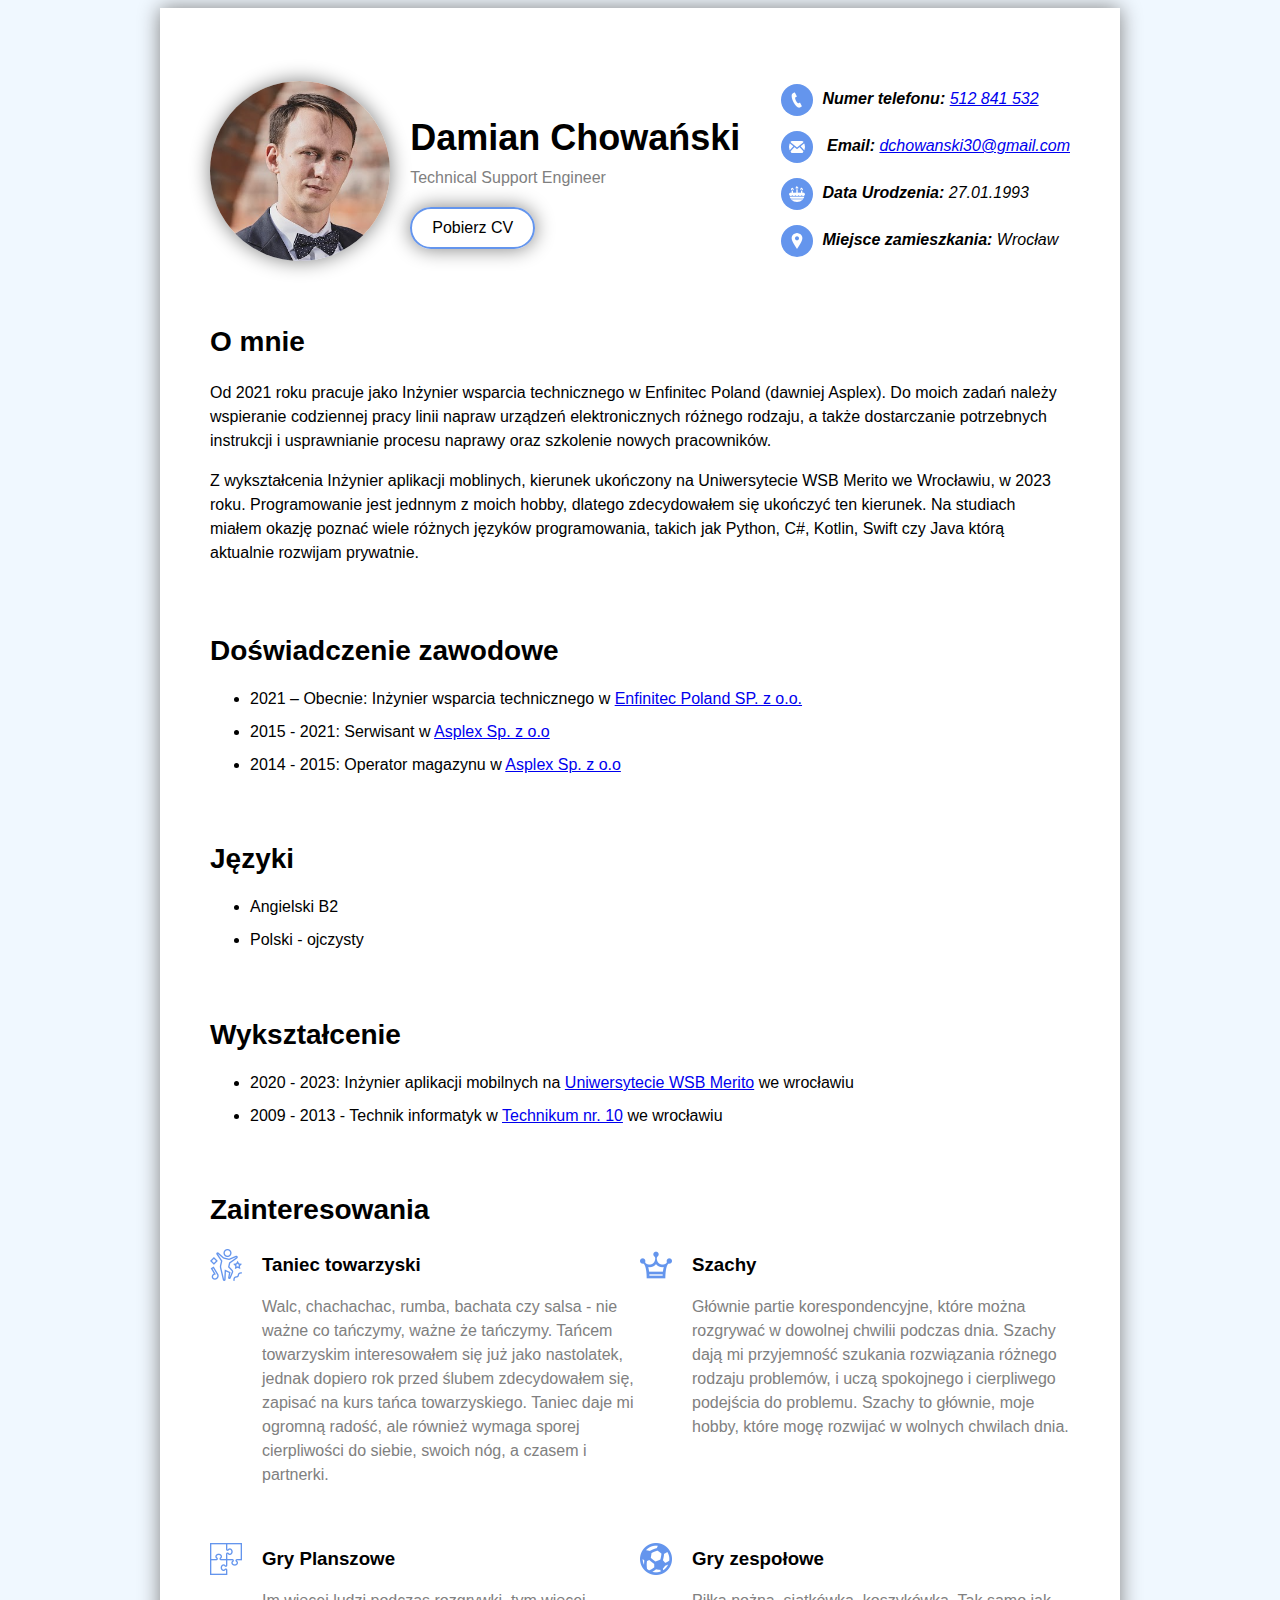
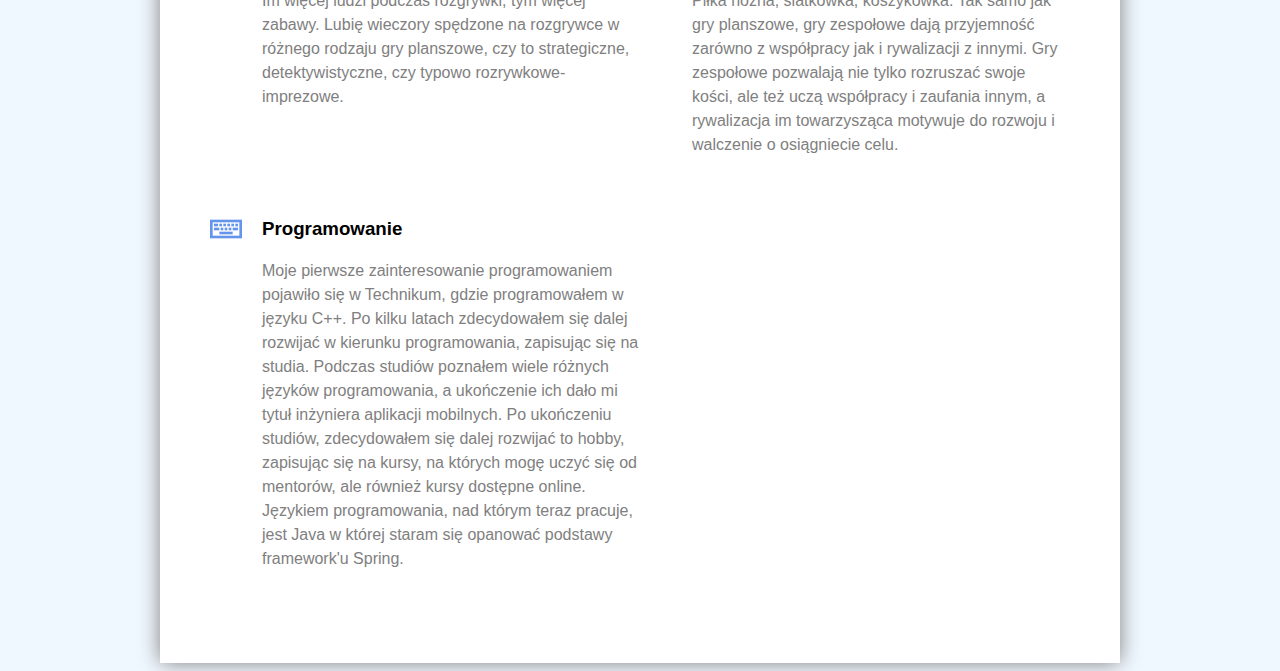
<file: index.html>
<!DOCTYPE html>
<html>
    <head>
        <title>Damian Chowański CV</title>
        <link rel="stylesheet" href="style.css"/>
    </head>
    <body>
        <div class="container">
            <header>
                <img class="profile-picture circle" src="CVphoto.png" alt="Zdjęcie profilowe Damiana Chowańskiego"/>
                <div>
                    <h1>Damian Chowański</h1>
                    <span>Technical Support Engineer</span>
                    <div>
                        <a class="cv-download-link" href=" https://store1.gofile.io/download/3844e67f-00a0-46af-a45d-2186c62140b4/DamianChowanskiCV.pdf">Pobierz CV</a>
                    </div>
                    
                </div>
                <address>
                    <ul>
                        <li><img class="address-icon circle" src= "images/phone.png" alt=""><b>Numer telefonu:</b> <a href="tel:+48 512 841 532">512 841 532</a></li>
                        <li><img class="address-icon circle" src= "images/mail.png" alt=""> <b>Email:</b> <a href="mailto:dchowanski30@gmail.com">dchowanski30@gmail.com</a></li>
                        <li><img class="address-icon circle" src= "images/birthday-cake.png" alt=""><b>Data Urodzenia:</b> 27.01.1993</li>
                        <li><img class="address-icon circle" src= "images/pin.png" alt=""><b>Miejsce zamieszkania:</b> Wrocław</li>
                    </ul>
                </address>
            </header>
            <main>
                <section>
                    <h2>O mnie</h2>
                    <p>Od 2021 roku pracuje jako Inżynier wsparcia technicznego w Enfinitec Poland (dawniej Asplex). Do moich zadań należy wspieranie codziennej pracy
                        linii napraw urządzeń elektronicznych różnego rodzaju, a także dostarczanie potrzebnych instrukcji i usprawnianie procesu naprawy
                        oraz szkolenie nowych pracowników.  
                    </p>
                    <p>Z wykształcenia Inżynier aplikacji moblinych, kierunek ukończony na Uniwersytecie WSB Merito we Wrocławiu, w 2023 roku.
                         Programowanie jest jednnym z moich hobby, dlatego zdecydowałem się ukończyć ten kierunek. Na studiach miałem okazję poznać wiele różnych 
                         języków programowania, takich jak Python, C#, Kotlin, Swift czy Java którą aktualnie rozwijam prywatnie.
                    </p>
                </section>
                <section>
                    <h2>Doświadczenie zawodowe</h2>
                    <ul>
                        <li>2021 – Obecnie: Inżynier wsparcia technicznego w <a href ="https://www.enfinitec.com/en/" > Enfinitec Poland SP. z o.o.</a> </li>
                        <li>2015 - 2021: Serwisant w <a href ="http://www.asplex.eu/" >Asplex Sp. z o.o</a> </li>
                        <li>2014 - 2015: Operator magazynu w <a href ="http://www.asplex.eu/" >Asplex Sp. z o.o</a> </li>
                    </ul>
                </section>
                <section>
                    <h2>Języki</h2>
                    <ul>
                        <li>Angielski B2</li>
                        <li>Polski - ojczysty</li>
                    </ul>
                </section>
                <section>
                    <h2>Wykształcenie</h2>
                    <ul>
                        <li>2020 - 2023: Inżynier aplikacji mobilnych na <a href="https://www.merito.pl">Uniwersytecie WSB Merito</a> we wrocławiu</li>
                        <li>2009 - 2013 - Technik informatyk w <a href="https://ezn.edu.pl/">Technikum nr. 10</a> we wrocławiu</li>
                    </ul>
                </section>
                <section>
                    <h2>Zainteresowania</h2>
                    <ul class="hobbies">
                        <li><img src="images/Dance.png"/>
                            <div>
                                <h3>Taniec towarzyski</h3>
                                <p>
                                    Walc, chachachac, rumba, bachata czy salsa - nie ważne co tańczymy, ważne że tańczymy. 
                                    Tańcem towarzyskim interesowałem się już jako nastolatek, jednak dopiero rok przed ślubem zdecydowałem się,
                                    zapisać na kurs tańca towarzyskiego. Taniec daje mi ogromną radość, ale również wymaga sporej cierpliwości 
                                    do siebie, swoich nóg, a czasem i partnerki.
                                </p>
                            </div>
                        </li>
                        <li><img src="images/Chess.png"/>
                            <div>
                                <h3>Szachy</h3>
                                <p>Głównie partie korespondencyjne, które można rozgrywać w dowolnej chwilii podczas dnia.
                                     Szachy dają mi przyjemność szukania rozwiązania różnego rodzaju problemów, i uczą spokojnego i cierpliwego
                                     podejścia do problemu. Szachy to głównie, moje hobby, które mogę rozwijać w wolnych chwilach dnia.
                                </p>
                            </div>
                        </li>
                        <li><img src="images/BoardGames.png"/>
                            <div>
                                <h3>Gry Planszowe</h3>
                                <p>Im więcej ludzi podczas rozgrywki, tym więcej zabawy.
                                     Lubię wieczory spędzone na rozgrywce w różnego rodzaju gry planszowe, czy to strategiczne,
                                     detektywistyczne, czy typowo rozrywkowe-imprezowe. 
                                </p>
                            </div>
                        </li>
                        <li><img src="images/Team.png"/>
                            <div>
                                <h3>Gry zespołowe</h3>
                                <p> Piłka nożna, siatkówka, koszykówka.
                                    Tak samo jak gry planszowe, gry zespołowe dają przyjemność zarówno z współpracy jak i rywalizacji z innymi.
                                    Gry zespołowe pozwalają nie tylko rozruszać swoje kości, ale też uczą współpracy i zaufania innym,
                                    a rywalizacja im towarzysząca motywuje do rozwoju i walczenie o osiągniecie celu. 
                                </p>
                            </div>
                        </li>
                        <li><img src="images/Programming.png"/>
                            <div>
                                <h3>Programowanie</h3>
                                <p>
                                    Moje pierwsze zainteresowanie programowaniem pojawiło się w Technikum, gdzie programowałem w języku C++.
                                    Po kilku latach zdecydowałem się dalej rozwijać w kierunku programowania, zapisując się na studia. Podczas studiów
                                    poznałem wiele różnych języków programowania, a ukończenie ich dało mi tytuł inżyniera aplikacji mobilnych. Po ukończeniu studiów,
                                    zdecydowałem się dalej rozwijać to hobby, zapisując się na kursy, na których mogę uczyć się od mentorów, ale również kursy dostępne online.
                                    Językiem programowania, nad którym teraz pracuje, jest Java w której staram się opanować podstawy framework'u Spring. 
                                </p>
                            </div>
                        </li>
                    </ul>
                </section>
            </main>
        </div>
    </body>
</html>
</file>
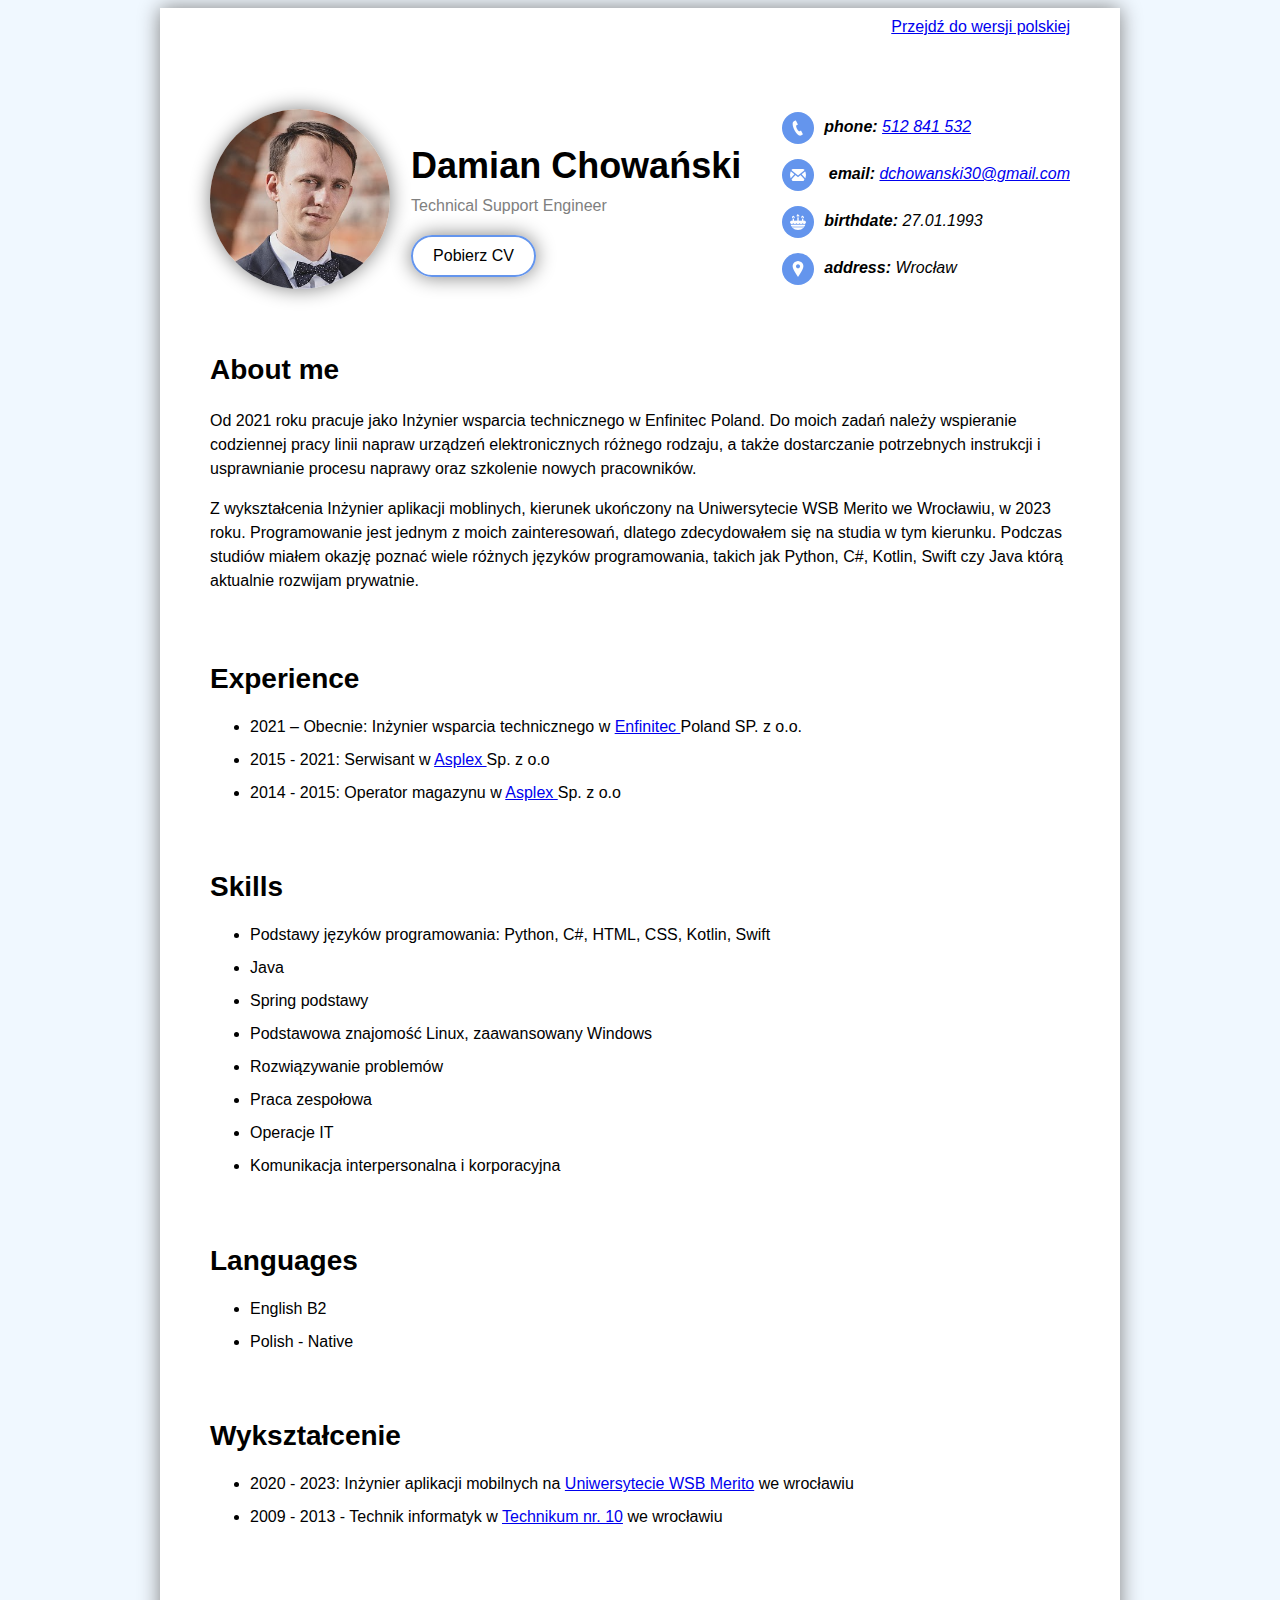
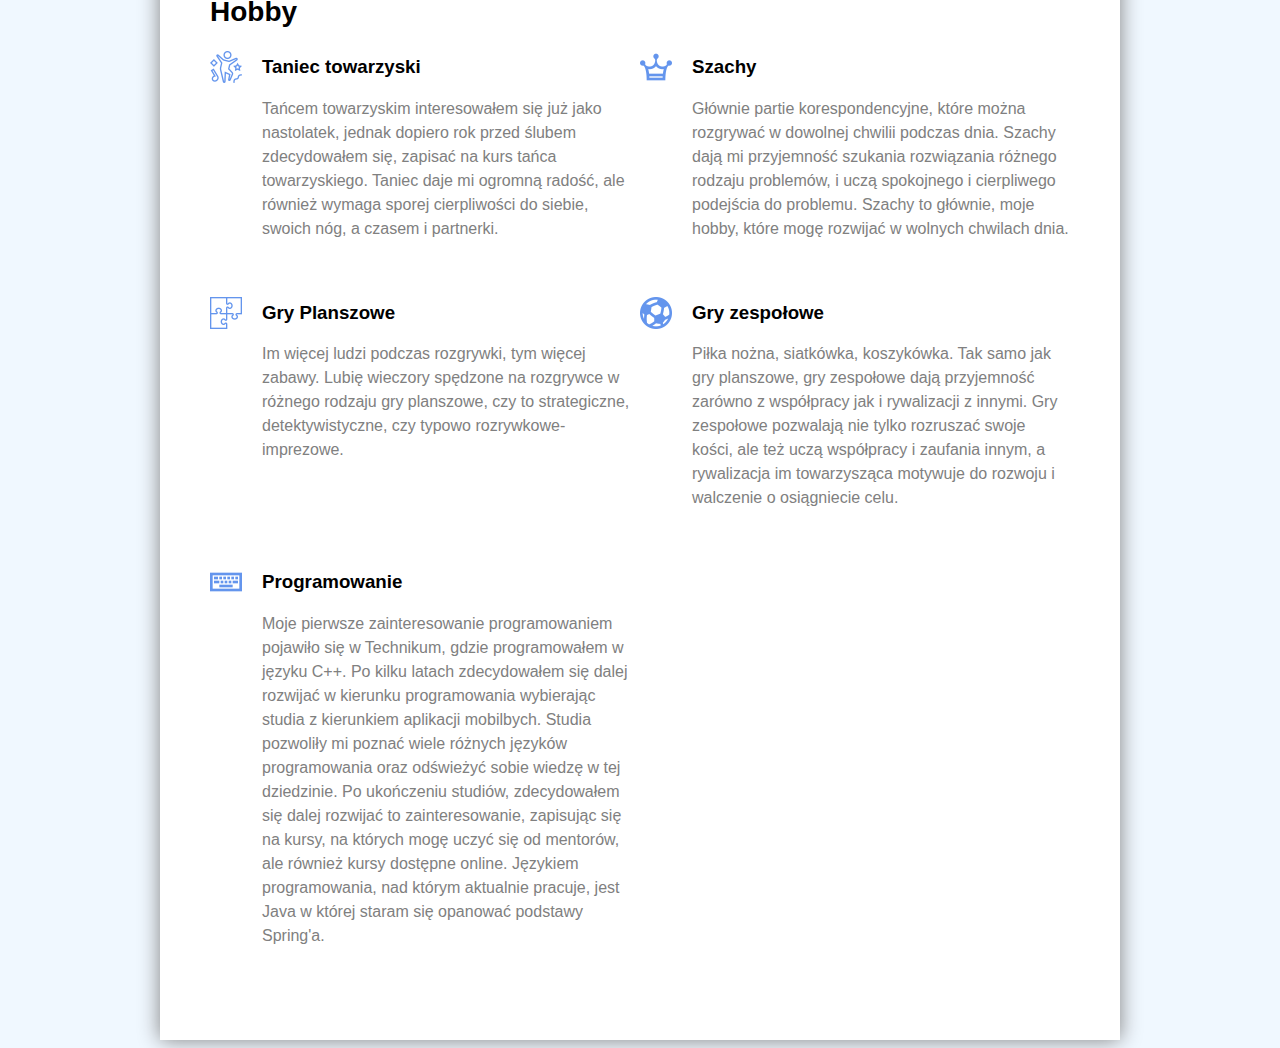
<file: EN_index.html>
<!DOCTYPE html>
<html>
    <head>
        <title>Damian Chowański CV</title>
        <link rel="stylesheet" href="style.css"/>
    </head>
    <body>
        <div class="container">
            <div>
                <a href="index.html" class="language"> Przejdź do wersji polskiej</a>
            </div>
            <header>
                <img class="profile-picture circle" src="CVphoto.png" alt="Damian's profile picture"/>
                <div>
                    <h1>Damian Chowański</h1>
                    <span>Technical Support Engineer</span>
                    <div>
                        <a class="cv-download-link" href=" https://store1.gofile.io/download/3844e67f-00a0-46af-a45d-2186c62140b4/DamianChowanskiCV.pdf">Pobierz CV</a>
                    </div>
                </div>
                <address>
                    <ul>
                        <li><img class="address-icon circle" src= "images/phone.png" alt=""><b>phone:</b> <a href="tel:+48 512 841 532">512 841 532</a></li>
                        <li><img class="address-icon circle" src= "images/mail.png" alt=""> <b>email:</b> <a href="mailto:dchowanski30@gmail.com">dchowanski30@gmail.com</a></li>
                        <li><img class="address-icon circle" src= "images/birthday-cake.png" alt=""><b>birthdate:</b> 27.01.1993</li>
                        <li><img class="address-icon circle" src= "images/pin.png" alt=""><b>address:</b> Wrocław</li>
                    </ul>
                </address>
            </header>
            <main>
                <section>
                    <h2>About me</h2>
                    <p>Od 2021 roku pracuje jako Inżynier wsparcia technicznego w Enfinitec Poland. Do moich zadań należy wspieranie codziennej pracy
                        linii napraw urządzeń elektronicznych różnego rodzaju, a także dostarczanie potrzebnych instrukcji i usprawnianie procesu naprawy
                        oraz szkolenie nowych pracowników.  
                    </p>
                    <p>Z wykształcenia Inżynier aplikacji moblinych, kierunek ukończony na Uniwersytecie WSB Merito we Wrocławiu, w 2023 roku.
                         Programowanie jest jednym z moich zainteresowań, dlatego zdecydowałem się na studia w tym kierunku. Podczas studiów miałem okazję poznać wiele różnych 
                         języków programowania, takich jak Python, C#, Kotlin, Swift czy Java którą aktualnie rozwijam prywatnie.
                    </p>
                </section>
                <section>
                    <h2>Experience</h2>
                    <ul>
                        <li>2021 – Obecnie: Inżynier wsparcia technicznego w <a href ="https://www.enfinitec.com/en/" > Enfinitec </a> Poland SP. z o.o. </li>
                        <li>2015 - 2021: Serwisant w <a href ="http://www.asplex.eu/" >Asplex </a> Sp. z o.o </li>
                        <li>2014 - 2015: Operator magazynu w <a href ="http://www.asplex.eu/" >Asplex </a> Sp. z o.o </li>
                    </ul>
                </section>
                <section>
                    <h2>Skills</h2>
                    <ul class="skills">
                        <li>Podstawy języków programowania: Python, C#, HTML, CSS, Kotlin, Swift</li>
                        <li>Java</li>
                        <li>Spring podstawy</li>
                        <li>Podstawowa znajomość Linux, zaawansowany Windows</li>
                        <li>Rozwiązywanie problemów</li>
                        <li>Praca zespołowa</li>
                        <li>Operacje IT</li>
                        <li>Komunikacja interpersonalna i korporacyjna</li>

                    </ul>
                </section>
                <section>
                    <h2>Languages</h2>
                    <ul>
                        <li>English B2</li>
                        <li>Polish - Native</li>
                    </ul>
                </section>
                <section>
                    <h2>Wykształcenie</h2>
                    <ul>
                        <li>2020 - 2023: Inżynier aplikacji mobilnych na <a href="https://www.merito.pl">Uniwersytecie WSB Merito</a> we wrocławiu</li>
                        <li>2009 - 2013 - Technik informatyk w <a href="https://ezn.edu.pl/">Technikum nr. 10</a> we wrocławiu</li>
                    </ul>
                </section>
                <section>
                    <h2>Hobby</h2>
                    <ul class="hobbies">
                        <li><img src="images/Dance.png"/>
                            <div>
                                <h3>Taniec towarzyski</h3>
                                <p>
                                    Tańcem towarzyskim interesowałem się już jako nastolatek, jednak dopiero rok przed ślubem zdecydowałem się,
                                    zapisać na kurs tańca towarzyskiego. Taniec daje mi ogromną radość, ale również wymaga sporej cierpliwości 
                                    do siebie, swoich nóg, a czasem i partnerki.
                                </p>
                            </div>
                        </li>
                        <li><img src="images/Chess.png"/>
                            <div>
                                <h3>Szachy</h3>
                                <p>Głównie partie korespondencyjne, które można rozgrywać w dowolnej chwilii podczas dnia.
                                     Szachy dają mi przyjemność szukania rozwiązania różnego rodzaju problemów, i uczą spokojnego i cierpliwego
                                     podejścia do problemu. Szachy to głównie, moje hobby, które mogę rozwijać w wolnych chwilach dnia.
                                </p>
                            </div>
                        </li>
                        <li><img src="images/BoardGames.png"/>
                            <div>
                                <h3>Gry Planszowe</h3>
                                <p>Im więcej ludzi podczas rozgrywki, tym więcej zabawy.
                                     Lubię wieczory spędzone na rozgrywce w różnego rodzaju gry planszowe, czy to strategiczne,
                                     detektywistyczne, czy typowo rozrywkowe-imprezowe. 
                                </p>
                            </div>
                        </li>
                        <li><img src="images/Team.png"/>
                            <div>
                                <h3>Gry zespołowe</h3>
                                <p> Piłka nożna, siatkówka, koszykówka.
                                    Tak samo jak gry planszowe, gry zespołowe dają przyjemność zarówno z współpracy jak i rywalizacji z innymi.
                                    Gry zespołowe pozwalają nie tylko rozruszać swoje kości, ale też uczą współpracy i zaufania innym,
                                    a rywalizacja im towarzysząca motywuje do rozwoju i walczenie o osiągniecie celu. 
                                </p>
                            </div>
                        </li>
                        <li><img src="images/Programming.png"/>
                            <div>
                                <h3>Programowanie</h3>
                                <p>
                                    Moje pierwsze zainteresowanie programowaniem pojawiło się w Technikum, gdzie programowałem w języku C++.
                                    Po kilku latach zdecydowałem się dalej rozwijać w kierunku programowania wybierając studia z kierunkiem aplikacji mobilbych. 
                                    Studia pozwoliły mi poznać wiele różnych języków programowania oraz odświeżyć sobie wiedzę w tej dziedzinie. Po ukończeniu studiów,
                                    zdecydowałem się dalej rozwijać to zainteresowanie, zapisując się na kursy, na których mogę uczyć się od mentorów, ale również kursy dostępne online.
                                    Językiem programowania, nad którym aktualnie pracuje, jest Java w której staram się opanować podstawy Spring'a. 
                                </p>
                            </div>
                        </li>
                    </ul>
                </section>
            </main>
        </div>
    </body>
</html>
</file>
<file: style.css>
body {
    font-family: Arial;
    background-color: aliceblue;
    padding: 40dpx 0;
}

h1 {
    font-size: 36px;
    margin-bottom: 10px;
}

h2 {
    font-size: 28px;
}

h3 {
    margin-top: 5px;
}

span {
    color: gray;
}

.language {
    display: flex;
    justify-content: end;
    padding-top: 10px;
    padding-right: 50px;

}

.container{

    box-shadow: 0 0 20px grey;
    background-color: white;
    width: 960px;
    margin: 0 auto;
}

section,
header{
    padding: 10px 50px 20px 50px;
}

header{
    display: flex;
    align-items: center;
    justify-content: space-between;
    padding-top: 60px;
    
}
header ul {
    list-style: none;

}
li {
    margin-bottom: 15px;
}

.address-icon {
    width: 16px;
    height: 16px;
    background-color: cornflowerblue;
    margin-right: 10px;
    padding: 8px;
    vertical-align: middle;
}
.circle {
    border-radius: 50%;
}

.profile-picture{
    width: 180px;
    height: 180px;
    margin-right: 20px;
    box-shadow: 0 0 20px grey;
}

.hobbies {
    list-style: none;
    padding: 0;
    display: flex;
    flex-wrap: wrap;
    
}
.hobbies li {
    width: 50%;
    display: flex;
    align-items: flex-start;
    margin-bottom: 40px;
}

.hobbies div {
    margin-left: 20px;
}

.hobbies p {
    color: gray;
    line-height: 1.5;
}

p {
    line-height: 1.5;
}

.cv-download-link{
    border: 2px solid cornflowerblue;
    color: black;
    text-decoration: none;
    padding: 10px 20px;
    display: inline-block;
    margin-top: 20px;
    border-radius: 26px;
    transition: background-color 0.5s, color 0.5s;
    box-shadow: 0 0 20px grey;
}

.cv-download-link:hover{
    color: white;
    background-color: cornflowerblue;
}

.cv-download-link:focus{
    outline: none;
    color: white;
    background-color: cornflowerblue;
}

.cv-download-link:active{
    text-decoration: underline;
}
</file>
